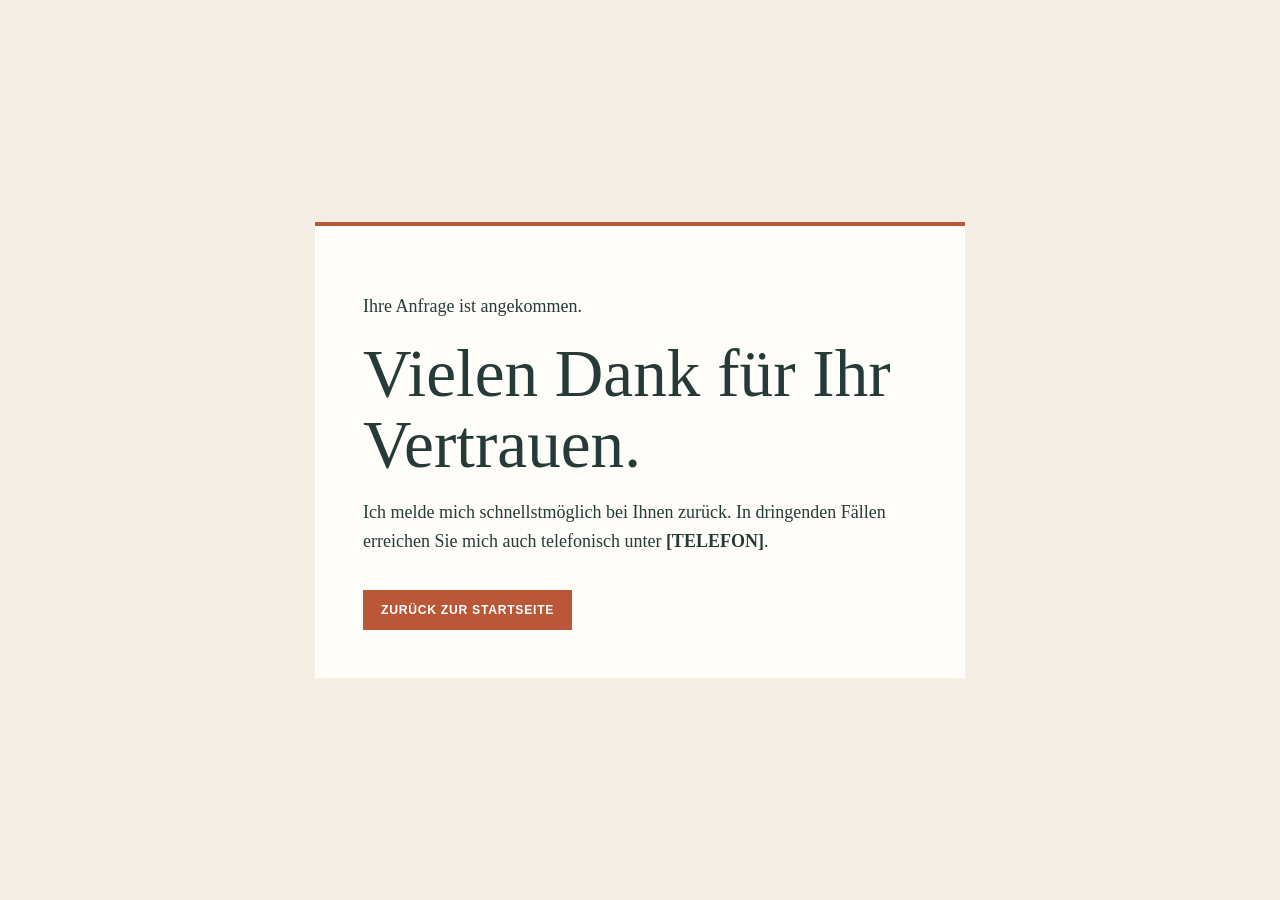
<file: danke.html>
<!doctype html>
<html lang="de">
<head>
  <meta charset="utf-8">
  <meta name="viewport" content="width=device-width, initial-scale=1">
  <meta name="robots" content="noindex, follow">
  <title>Vielen Dank | Meisterbetrieb Petasch</title>
  <link rel="stylesheet" href="assets/css/thank-you.css">
</head>
<body>
  <main>
    <p>Ihre Anfrage ist angekommen.</p>
    <h1>Vielen Dank für Ihr Vertrauen.</h1>
    <p>Ich melde mich schnellstmöglich bei Ihnen zurück. In dringenden Fällen erreichen Sie mich auch telefonisch unter <strong>[TELEFON]</strong>.</p>
    <a href="index.html">Zurück zur Startseite</a>
  </main>
</body>
</html>
</file>
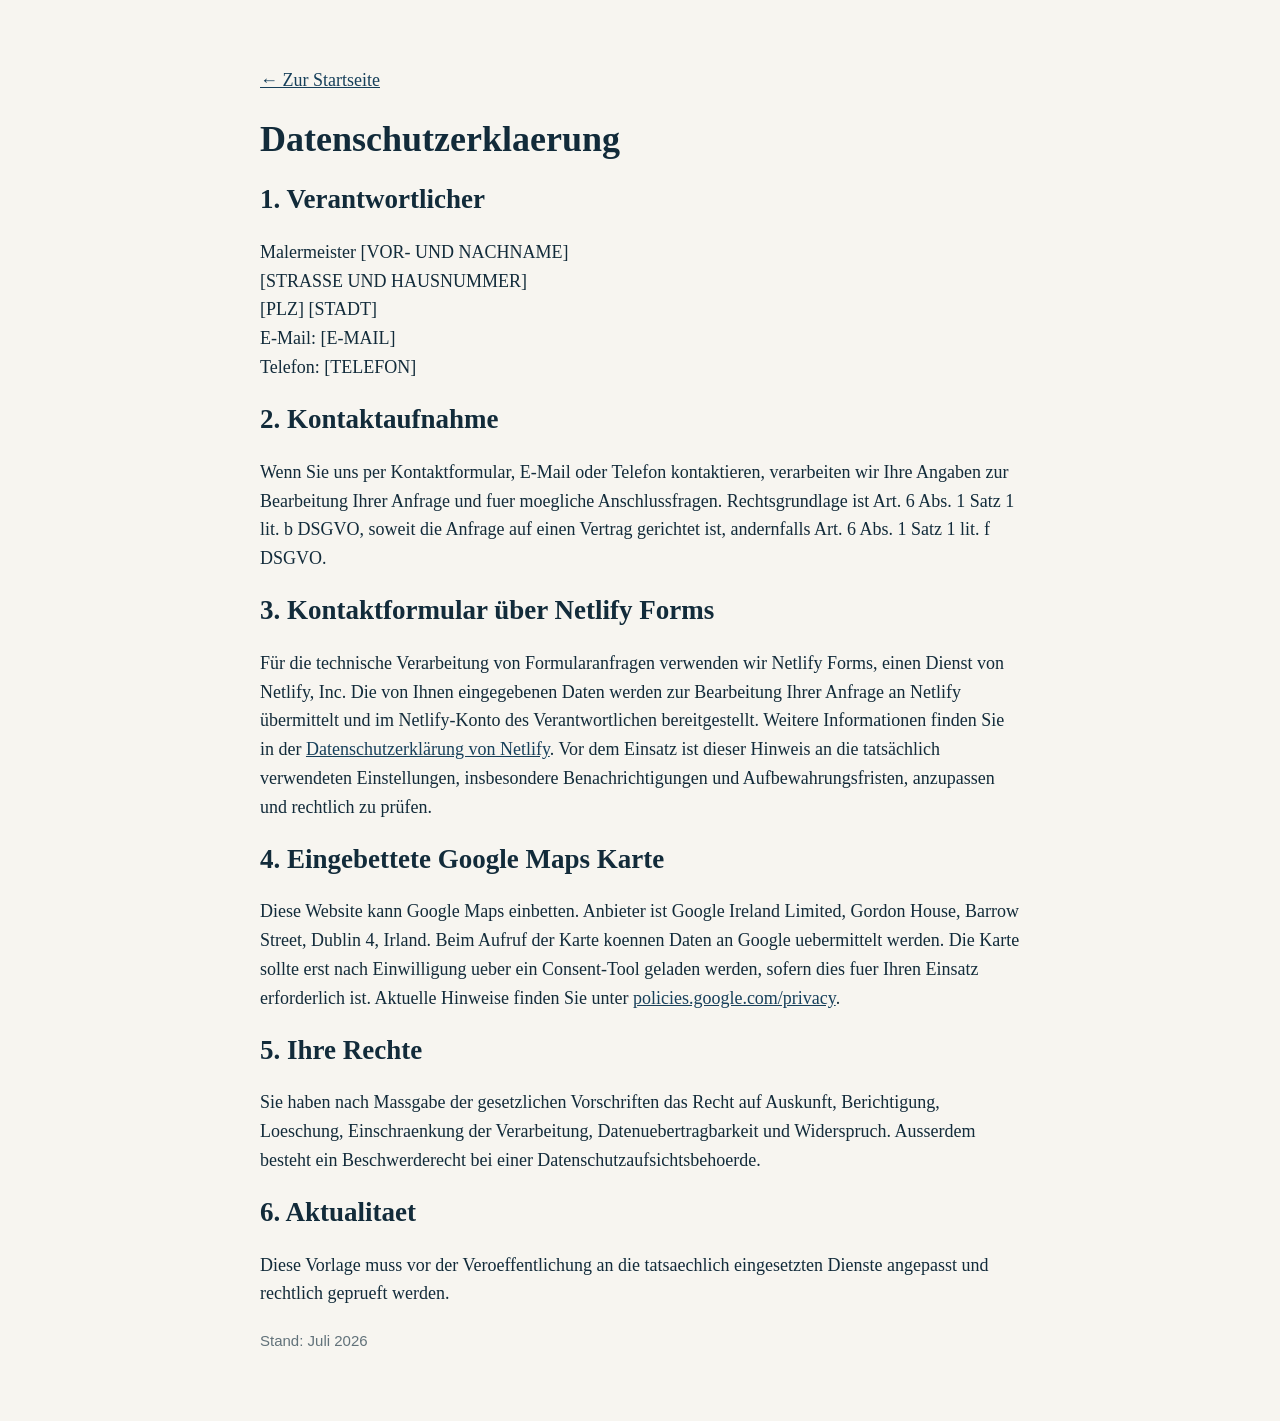
<file: datenschutz.html>
<!doctype html>
<html lang="de">
<head>
  <meta charset="utf-8">
  <meta name="viewport" content="width=device-width, initial-scale=1">
  <meta name="robots" content="noindex, follow">
  <title>Datenschutz | Meisterbetrieb Petasch</title>
  <link rel="stylesheet" href="assets/css/legal.css">
</head>
<body>
  <p><a href="index.html">&larr; Zur Startseite</a></p>
  <h1>Datenschutzerklaerung</h1>
  <h2>1. Verantwortlicher</h2>
  <p>Malermeister [VOR- UND NACHNAME]<br>[STRASSE UND HAUSNUMMER]<br>[PLZ] [STADT]<br>E-Mail: [E-MAIL]<br>Telefon: [TELEFON]</p>
  <h2>2. Kontaktaufnahme</h2>
  <p>Wenn Sie uns per Kontaktformular, E-Mail oder Telefon kontaktieren, verarbeiten wir Ihre Angaben zur Bearbeitung Ihrer Anfrage und fuer moegliche Anschlussfragen. Rechtsgrundlage ist Art. 6 Abs. 1 Satz 1 lit. b DSGVO, soweit die Anfrage auf einen Vertrag gerichtet ist, andernfalls Art. 6 Abs. 1 Satz 1 lit. f DSGVO.</p>
  <h2>3. Kontaktformular über Netlify Forms</h2>
  <p>Für die technische Verarbeitung von Formularanfragen verwenden wir Netlify Forms, einen Dienst von Netlify, Inc. Die von Ihnen eingegebenen Daten werden zur Bearbeitung Ihrer Anfrage an Netlify übermittelt und im Netlify-Konto des Verantwortlichen bereitgestellt. Weitere Informationen finden Sie in der <a href="https://www.netlify.com/privacy/" rel="noopener noreferrer" target="_blank">Datenschutzerklärung von Netlify</a>. Vor dem Einsatz ist dieser Hinweis an die tatsächlich verwendeten Einstellungen, insbesondere Benachrichtigungen und Aufbewahrungsfristen, anzupassen und rechtlich zu prüfen.</p>
  <h2>4. Eingebettete Google Maps Karte</h2>
  <p>Diese Website kann Google Maps einbetten. Anbieter ist Google Ireland Limited, Gordon House, Barrow Street, Dublin 4, Irland. Beim Aufruf der Karte koennen Daten an Google uebermittelt werden. Die Karte sollte erst nach Einwilligung ueber ein Consent-Tool geladen werden, sofern dies fuer Ihren Einsatz erforderlich ist. Aktuelle Hinweise finden Sie unter <a href="https://policies.google.com/privacy" rel="noopener noreferrer" target="_blank">policies.google.com/privacy</a>.</p>
  <h2>5. Ihre Rechte</h2>
  <p>Sie haben nach Massgabe der gesetzlichen Vorschriften das Recht auf Auskunft, Berichtigung, Loeschung, Einschraenkung der Verarbeitung, Datenuebertragbarkeit und Widerspruch. Ausserdem besteht ein Beschwerderecht bei einer Datenschutzaufsichtsbehoerde.</p>
  <h2>6. Aktualitaet</h2>
  <p>Diese Vorlage muss vor der Veroeffentlichung an die tatsaechlich eingesetzten Dienste angepasst und rechtlich geprueft werden.</p>
  <p><small>Stand: Juli 2026</small></p>
</body>
</html>
</file>
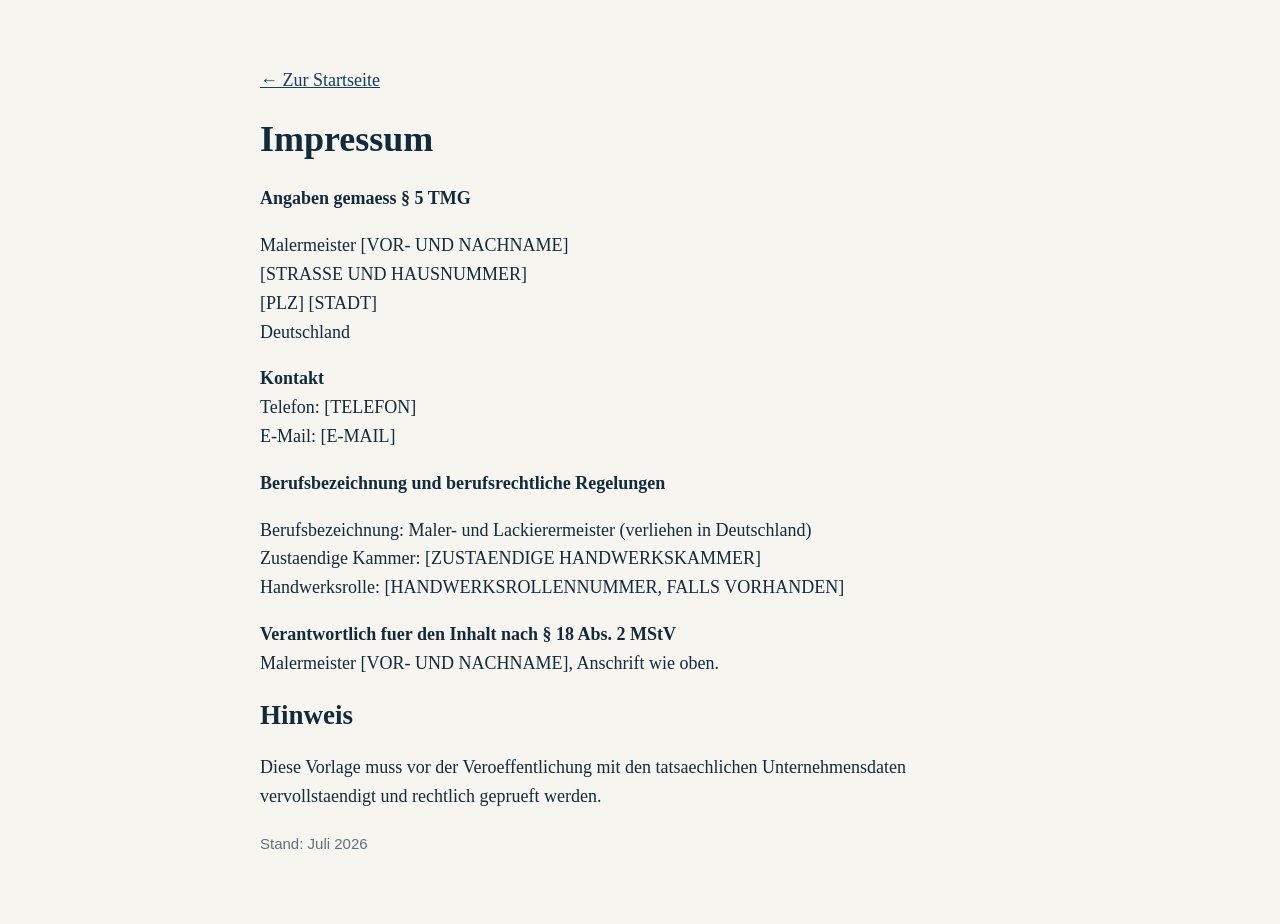
<file: impressum.html>
<!doctype html>
<html lang="de">
<head>
  <meta charset="utf-8">
  <meta name="viewport" content="width=device-width, initial-scale=1">
  <meta name="robots" content="noindex, follow">
  <title>Impressum | Meisterbetrieb Petasch</title>
  <link rel="stylesheet" href="assets/css/legal.css">
</head>
<body>
  <p><a href="index.html">&larr; Zur Startseite</a></p>
  <h1>Impressum</h1>
  <p><strong>Angaben gemaess § 5 TMG</strong></p>
  <p>Malermeister [VOR- UND NACHNAME]<br>[STRASSE UND HAUSNUMMER]<br>[PLZ] [STADT]<br>Deutschland</p>
  <p><strong>Kontakt</strong><br>Telefon: [TELEFON]<br>E-Mail: [E-MAIL]</p>
  <p><strong>Berufsbezeichnung und berufsrechtliche Regelungen</strong></p>
  <p>Berufsbezeichnung: Maler- und Lackierermeister (verliehen in Deutschland)<br>Zustaendige Kammer: [ZUSTAENDIGE HANDWERKSKAMMER]<br>Handwerksrolle: [HANDWERKSROLLENNUMMER, FALLS VORHANDEN]</p>
  <p><strong>Verantwortlich fuer den Inhalt nach § 18 Abs. 2 MStV</strong><br>Malermeister [VOR- UND NACHNAME], Anschrift wie oben.</p>
  <h2>Hinweis</h2>
  <p>Diese Vorlage muss vor der Veroeffentlichung mit den tatsaechlichen Unternehmensdaten vervollstaendigt und rechtlich geprueft werden.</p>
  <p><small>Stand: Juli 2026</small></p>
</body>
</html>
</file>
<file: assets/css/thank-you.css>
:root { --ink:#263b38; --blue:#294c48; --paper:#f4eee5; --accent:#b95738; }
* { box-sizing:border-box; }
body { min-height:100vh; display:grid; place-items:center; margin:0; padding:24px; color:var(--ink); background:var(--paper); font:18px/1.6 Georgia, "Times New Roman", serif; }
main { width:min(650px, 100%); padding:48px; border-top:4px solid var(--accent); background:#fffdf9; }
p { max-width:540px; }
h1 { margin:0 0 18px; font-size:clamp(2.3rem, 6vw, 4.2rem); font-weight:400; line-height:1.05; }
a { display:inline-block; margin-top:16px; padding:13px 18px; background:var(--accent); color:white; font:700 .76rem Arial,sans-serif; letter-spacing:.06em; text-decoration:none; text-transform:uppercase; }
a:hover { background:#8e402a; }
</file>
<file: assets/css/legal.css>
body { max-width:760px; margin:0 auto; padding:48px 24px; color:#122b3a; background:#f7f5f0; font:18px/1.6 Georgia,serif; }
h1,h2 { line-height:1.15; }
a { color:#163f5a; }
small { font-family:Arial,sans-serif; color:#62727a; }
</file>
